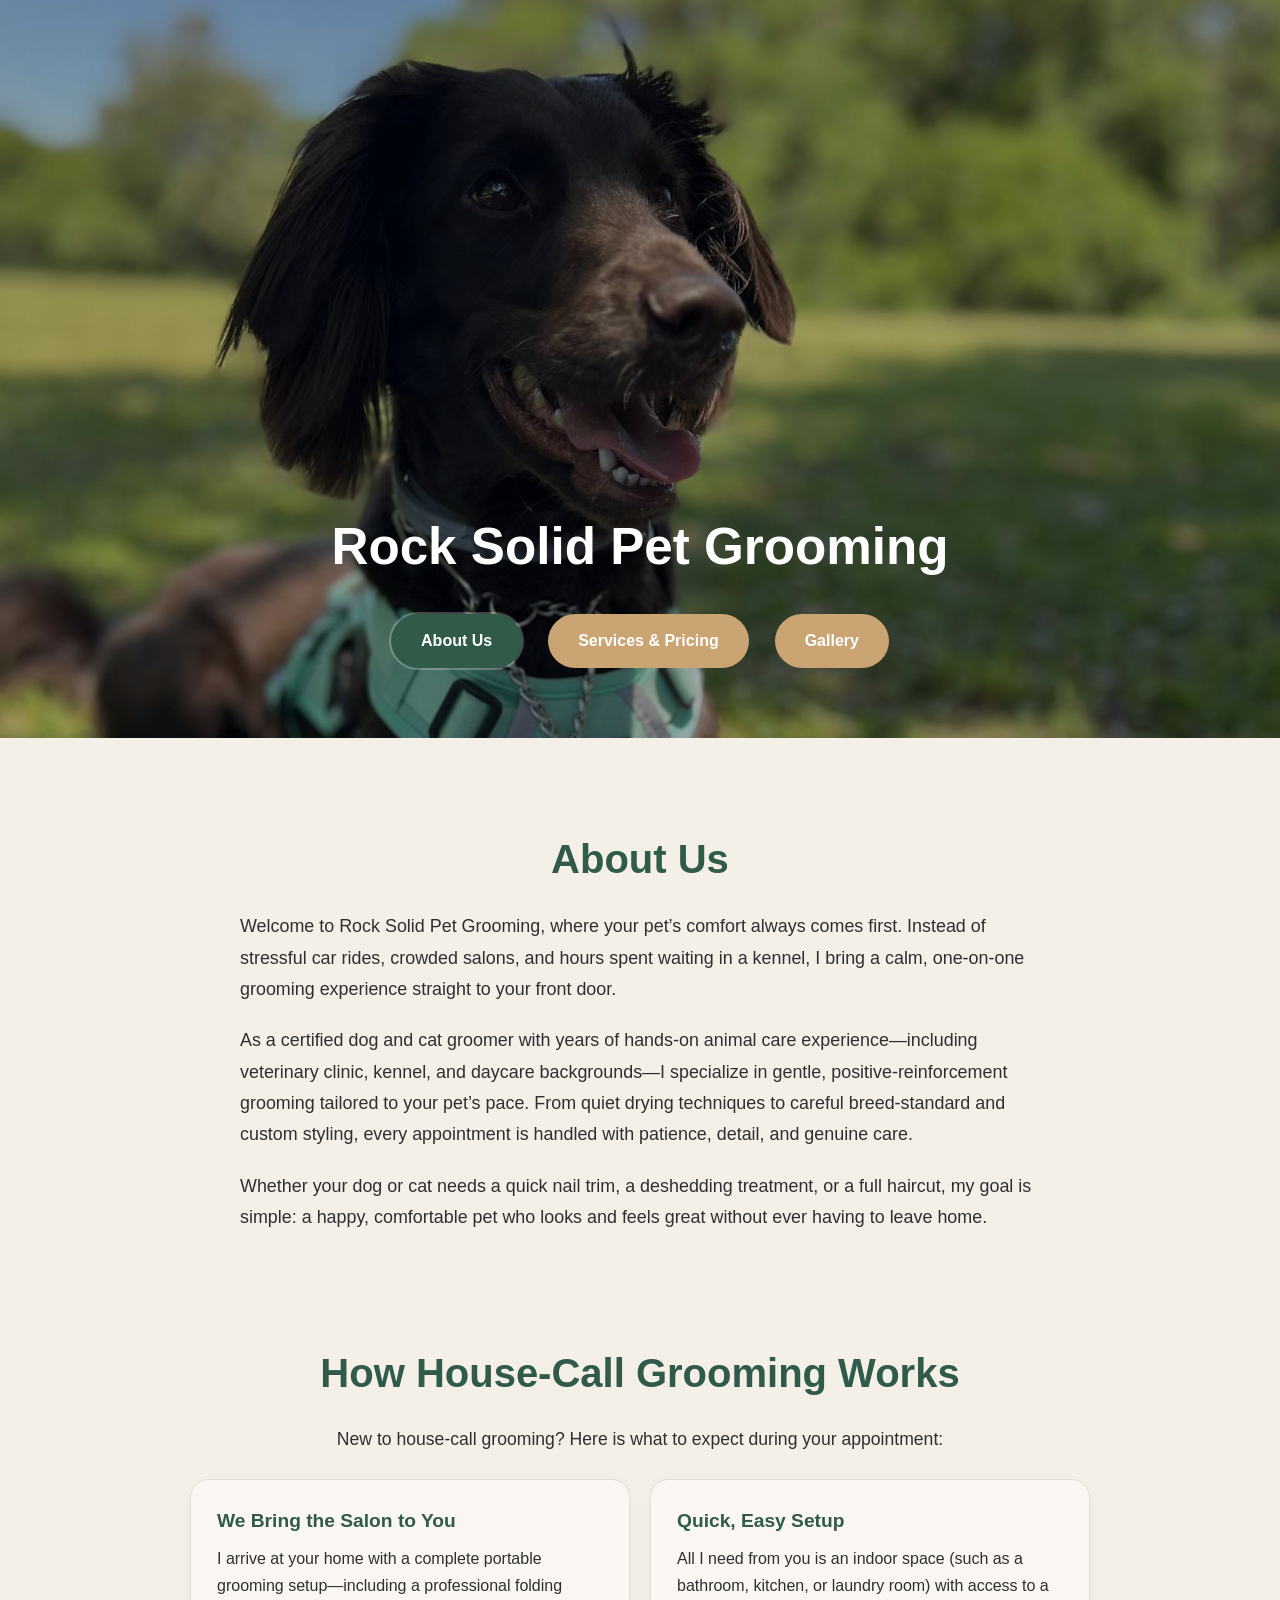
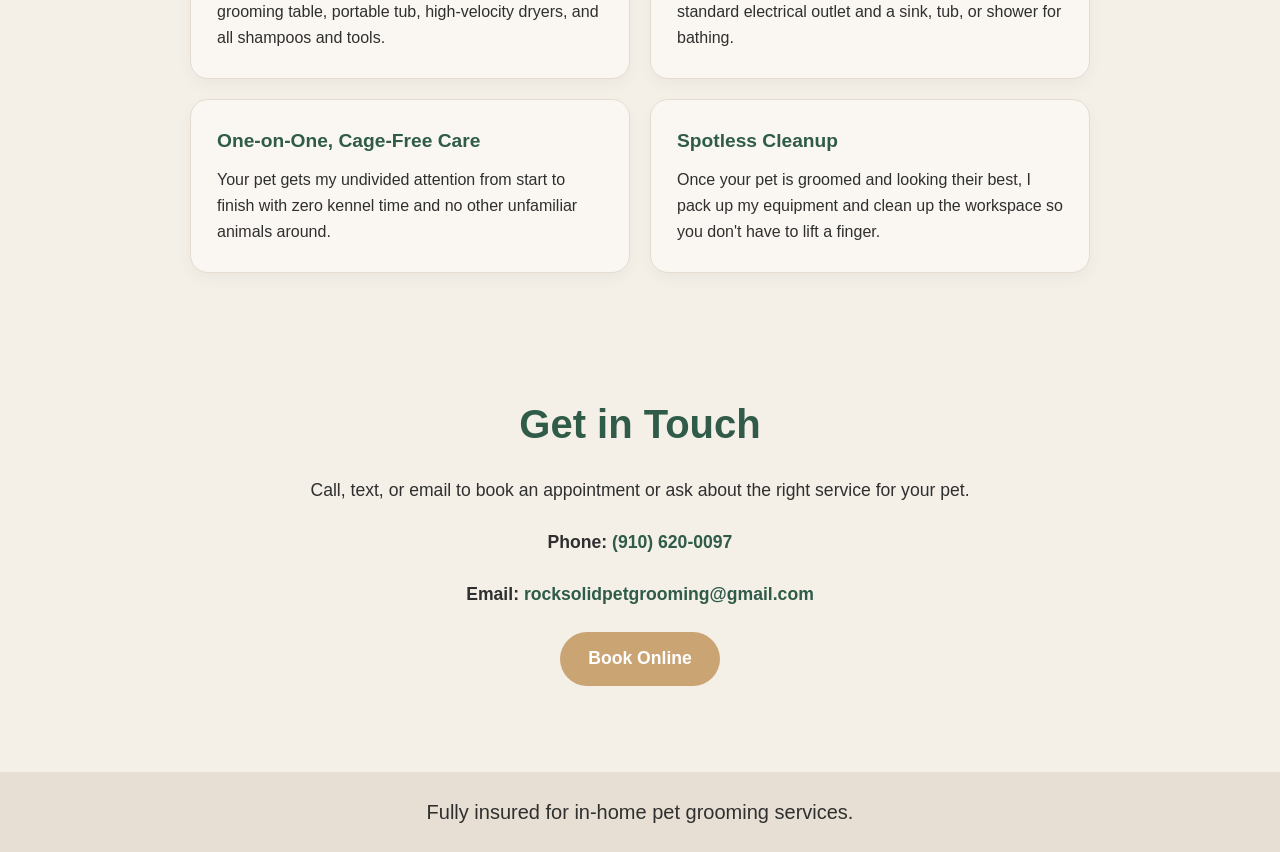
<file: index.html>
<!DOCTYPE html>
<html lang="en">
<head>
  <meta charset="utf-8">
  <meta name="viewport" content="width=device-width,initial-scale=1">
  <meta name="description" content="Rock Solid Pet Grooming provides insured, one-on-one house-call dog and cat grooming in the comfort of your home.">
  <meta name="robots" content="index, follow">
  <title>Rock Solid Pet Grooming | About Us</title>
  <link rel="stylesheet" href="styles.css?v=20261123-content">
</head>
<body>
  <header class="hero hero-about">
    <div class="hero-content">
      <h1>Rock Solid Pet Grooming</h1>
      <div class="nav-buttons hero-nav">
        <a href="#about" class="hero-btn is-active" aria-current="page">About Us</a>
        <a href="price_page.html" class="hero-btn">Services &amp; Pricing</a>
        <a href="gallery.html" class="hero-btn">Gallery</a>
      </div>
    </div>
  </header>

  <main>
    <section id="about" class="about-content" aria-labelledby="about-title">
      <h2 id="about-title">About Us</h2>
      <p>Welcome to Rock Solid Pet Grooming, where your pet’s comfort always comes first. Instead of stressful car rides, crowded salons, and hours spent waiting in a kennel, I bring a calm, one-on-one grooming experience straight to your front door.</p>
      <p>As a certified dog and cat groomer with years of hands-on animal care experience—including veterinary clinic, kennel, and daycare backgrounds—I specialize in gentle, positive-reinforcement grooming tailored to your pet’s pace. From quiet drying techniques to careful breed-standard and custom styling, every appointment is handled with patience, detail, and genuine care.</p>
      <p>Whether your dog or cat needs a quick nail trim, a deshedding treatment, or a full haircut, my goal is simple: a happy, comfortable pet who looks and feels great without ever having to leave home.</p>
    </section>

    <section id="how-house-call-works" class="house-call-section" aria-labelledby="house-call-title">
      <h2 id="house-call-title">How House-Call Grooming Works</h2>
      <p class="house-call-intro">New to house-call grooming? Here is what to expect during your appointment:</p>
      <div class="house-call-grid">
        <article class="house-call-card">
          <h3>We Bring the Salon to You</h3>
          <p>I arrive at your home with a complete portable grooming setup—including a professional folding grooming table, portable tub, high-velocity dryers, and all shampoos and tools.</p>
        </article>
        <article class="house-call-card">
          <h3>Quick, Easy Setup</h3>
          <p>All I need from you is an indoor space (such as a bathroom, kitchen, or laundry room) with access to a standard electrical outlet and a sink, tub, or shower for bathing.</p>
        </article>
        <article class="house-call-card">
          <h3>One-on-One, Cage-Free Care</h3>
          <p>Your pet gets my undivided attention from start to finish with zero kennel time and no other unfamiliar animals around.</p>
        </article>
        <article class="house-call-card">
          <h3>Spotless Cleanup</h3>
          <p>Once your pet is groomed and looking their best, I pack up my equipment and clean up the workspace so you don't have to lift a finger.</p>
        </article>
      </div>
    </section>
    <section class="about-contact" aria-labelledby="about-contact-title">
      <h2 id="about-contact-title">Get in Touch</h2>
      <p>Call, text, or email to book an appointment or ask about the right service for your pet.</p>
      <p><strong>Phone:</strong> <a href="tel:9106200097">(910) 620-0097</a></p>
      <p><strong>Email:</strong> <a href="mailto:rocksolidpetgrooming@gmail.com">rocksolidpetgrooming@gmail.com</a></p>
      <p><a class="hero-button" href="https://clients.tryteddy.com/rock_solid_pet_grooming_llc/">Book Online</a></p>
    </section>
  </main>

  <section class="footer-strip footer-simple">
    <p>Fully insured for in-home pet grooming services.</p>
  </section>
</body>
</html>
</file>
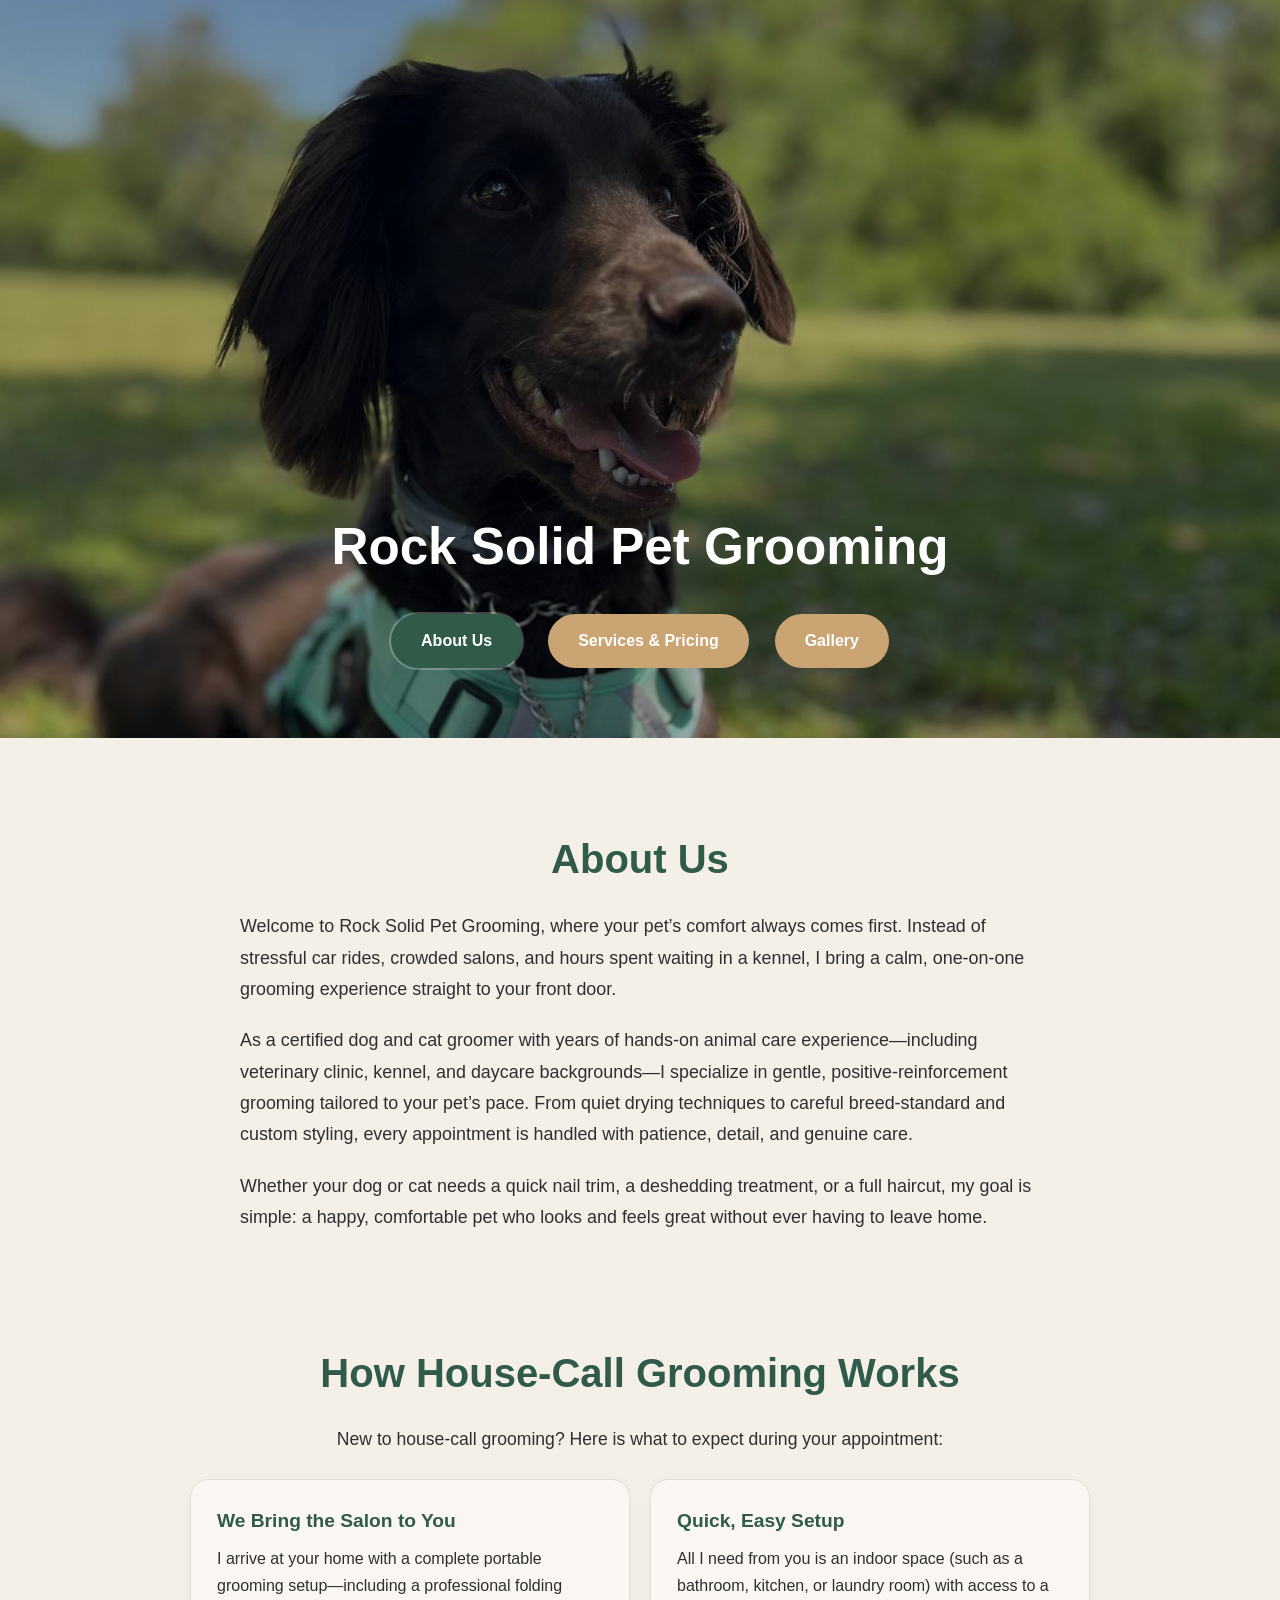
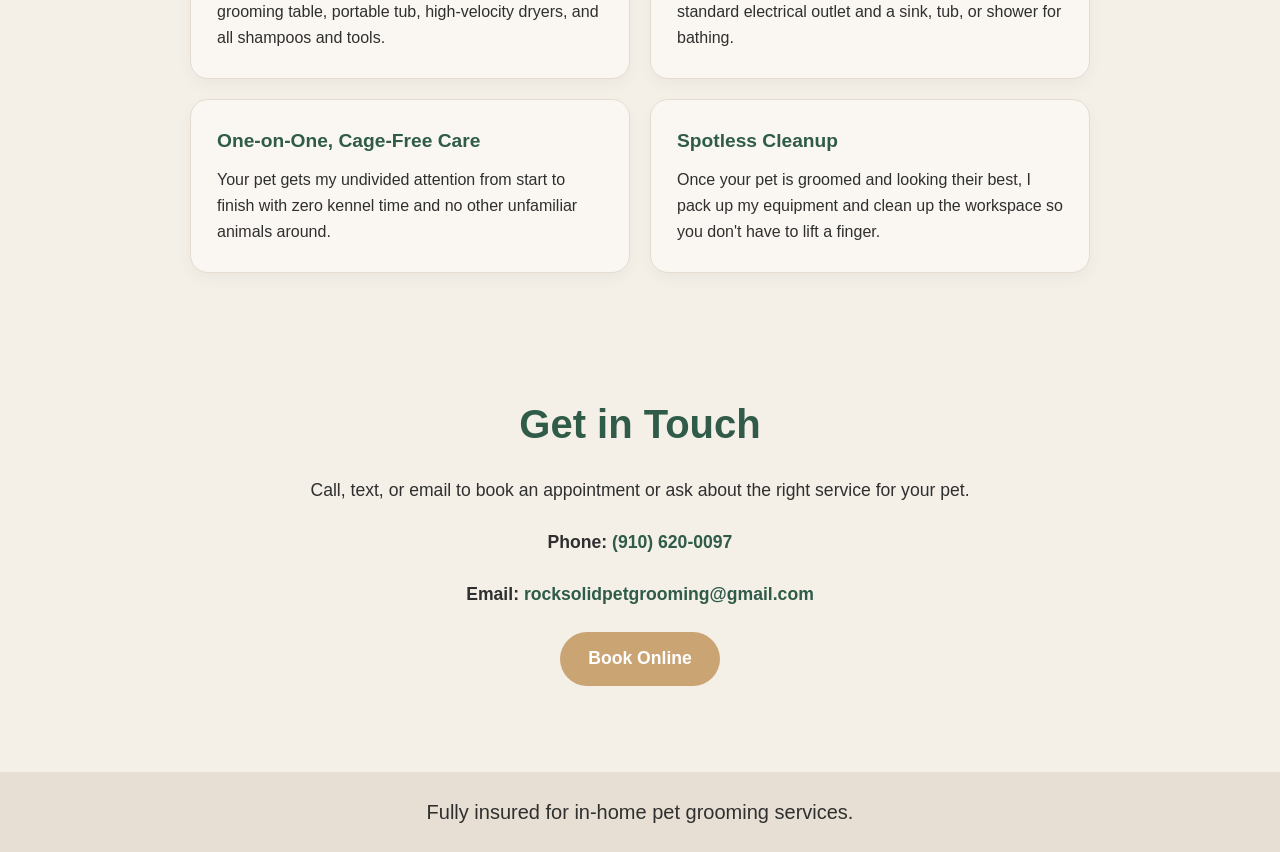
<file: about.html>
<!DOCTYPE html>
<html lang="en">
<head>
  <meta charset="UTF-8">
  <meta http-equiv="refresh" content="0; url=index.html">
  <meta name="viewport" content="width=device-width, initial-scale=1.0">
  <title>About Us | Rock Solid Pet Grooming</title>
  <link rel="canonical" href="index.html">
</head>
<body>
  <p><a href="index.html">Continue to About Us</a></p>
</body>
</html>
</file>
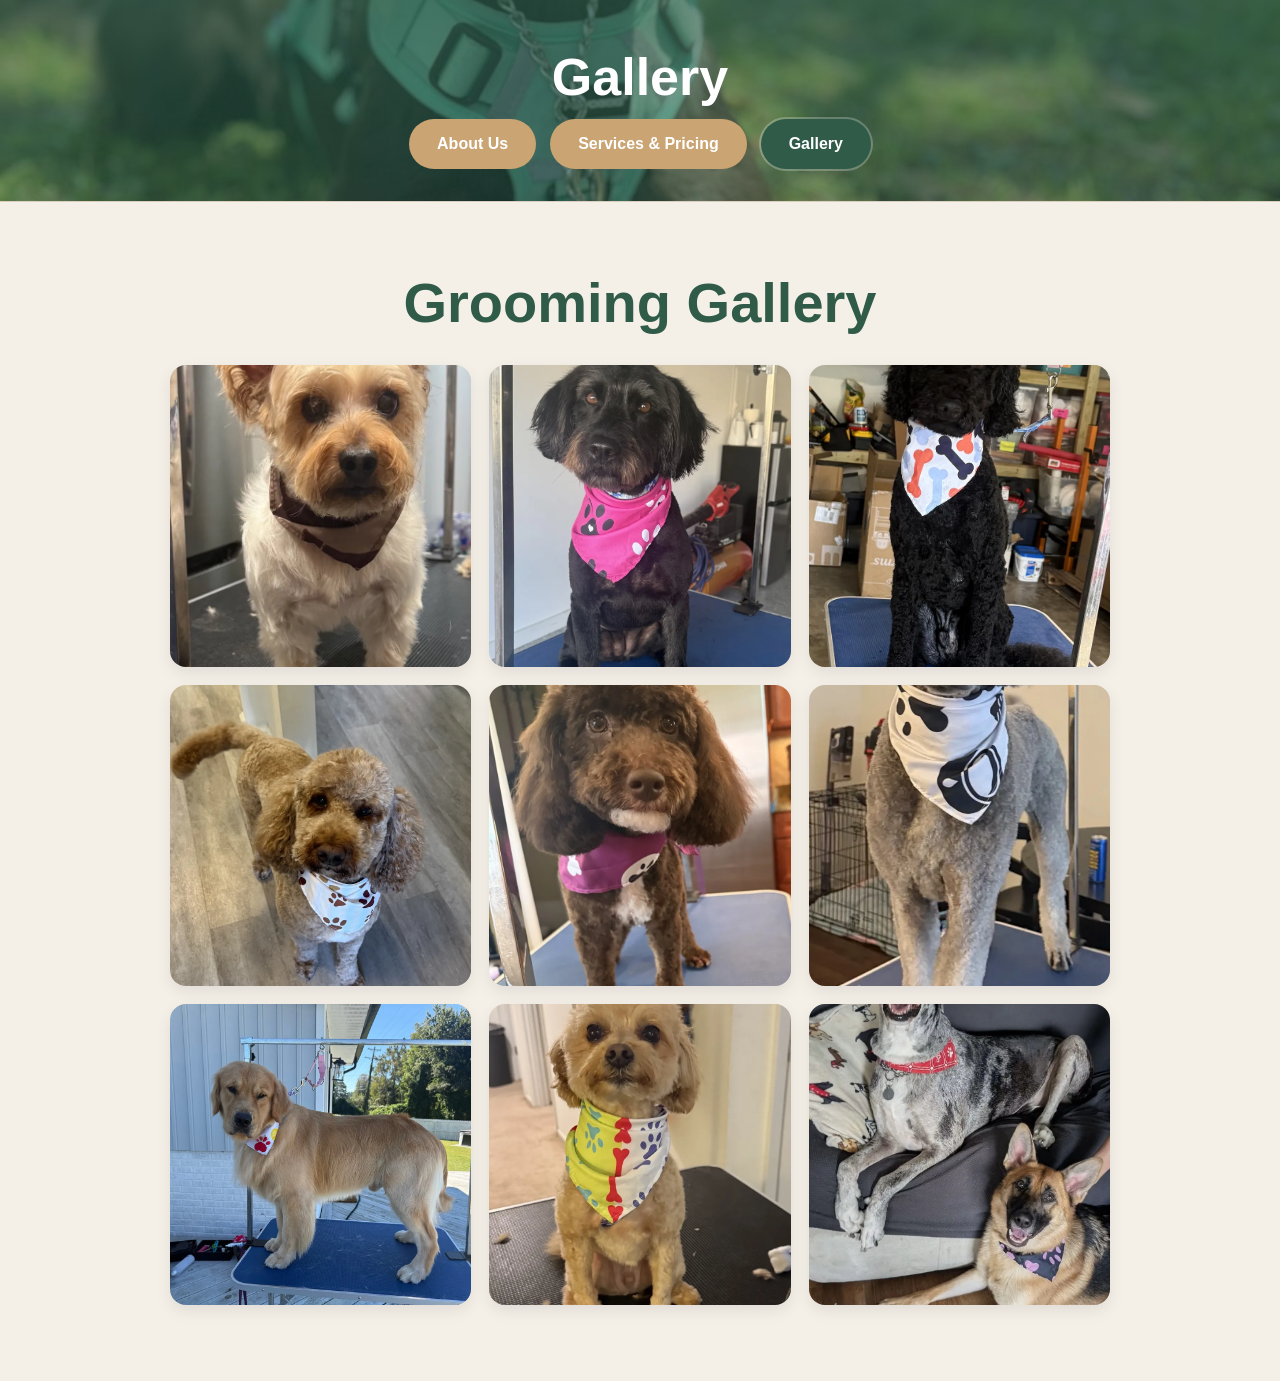
<file: gallery.html>
<!DOCTYPE html>
<html lang="en">
<head>
  <meta charset="UTF-8">
  <meta name="viewport" content="width=device-width, initial-scale=1.0">
  <meta name="description" content="Photos of pets groomed by Rock Solid Pet Grooming.">
  <title>Gallery | Rock Solid Pet Grooming</title>
  <link rel="stylesheet" href="styles.css?v=20261123-gallery">
</head>
<body>
  <header class="top-banner pricing-banner">
    <h1>Gallery</h1>
    <nav class="nav-buttons" aria-label="Main navigation">
      <a class="nav-button" href="index.html">About Us</a>
      <a class="nav-button" href="price_page.html">Services &amp; Pricing</a>
      <a class="nav-button secondary is-active" href="gallery.html" aria-current="page">Gallery</a>
    </nav>
  </header>

  <main class="section gallery-page">
    <section class="gallery-shell" aria-labelledby="gallery-title">
      <h2 class="section-title" id="gallery-title">Grooming Gallery</h2>
      <div class="gallery-grid">
        <button class="gallery-tile" type="button" aria-label="View grooming photo 1">
          <span class="gallery-placeholder" aria-hidden="true"><span class="gallery-paw">✦</span><span>Photo 01</span></span>
          <img src="groom-01.webp" alt="Small tan-and-white dog with a fresh trim and brown bandana" loading="lazy" decoding="async" width="900" height="900">
        </button>
        <button class="gallery-tile" type="button" aria-label="View grooming photo 2">
          <span class="gallery-placeholder" aria-hidden="true"><span class="gallery-paw">✦</span><span>Photo 02</span></span>
          <img src="groom-02.webp" alt="Black dog with a fresh trim and bright pink bandana" loading="lazy" decoding="async" width="900" height="900">
        </button>
        <button class="gallery-tile" type="button" aria-label="View grooming photo 3">
          <span class="gallery-placeholder" aria-hidden="true"><span class="gallery-paw">✦</span><span>Photo 03</span></span>
          <img src="groom-03.webp" alt="Black curly-coated dog with a patterned bandana" loading="lazy" decoding="async" width="900" height="900">
        </button>
        <button class="gallery-tile" type="button" aria-label="View grooming photo 4">
          <span class="gallery-placeholder" aria-hidden="true"><span class="gallery-paw">✦</span><span>Photo 04</span></span>
          <img src="groom-04.webp" alt="Apricot curly-coated dog wearing a white bandana" loading="lazy" decoding="async" width="900" height="900">
        </button>
        <button class="gallery-tile" type="button" aria-label="View grooming photo 5">
          <span class="gallery-placeholder" aria-hidden="true"><span class="gallery-paw">✦</span><span>Photo 05</span></span>
          <img src="groom-05.webp" alt="Chocolate-brown dog after grooming with a pink bandana" loading="lazy" decoding="async" width="900" height="900">
        </button>
        <button class="gallery-tile" type="button" aria-label="View grooming photo 6">
          <span class="gallery-placeholder" aria-hidden="true"><span class="gallery-paw">✦</span><span>Photo 06</span></span>
          <img src="groom-06.webp" alt="Gray poodle with a fresh haircut and paw-print bandana" loading="lazy" decoding="async" width="900" height="900">
        </button>
        <button class="gallery-tile" type="button" aria-label="View grooming photo 7">
          <span class="gallery-placeholder" aria-hidden="true"><span class="gallery-paw">✦</span><span>Photo 07</span></span>
          <img src="groom-07.webp" alt="Golden retriever with a tidy coat outdoors" loading="lazy" decoding="async" width="900" height="900">
        </button>
        <button class="gallery-tile" type="button" aria-label="View grooming photo 8">
          <span class="gallery-placeholder" aria-hidden="true"><span class="gallery-paw">✦</span><span>Photo 08</span></span>
          <img src="groom-08.webp" alt="Small tan dog wearing a colorful bandana" loading="lazy" decoding="async" width="900" height="900">
        </button>
        <button class="gallery-tile" type="button" aria-label="View grooming photo 9">
          <span class="gallery-placeholder" aria-hidden="true"><span class="gallery-paw">✦</span><span>Photo 09</span></span>
          <img src="groom-09.webp" alt="Two happy dogs together, one wearing a bandana" loading="lazy" decoding="async" width="900" height="900">
        </button>
      </div>
    </section>
  </main>
  <dialog class="gallery-lightbox" aria-label="Enlarged gallery photo">
    <button type="button" class="gallery-close" aria-label="Close photo">×</button>
    <div class="gallery-lightbox-content"></div>
  </dialog>
  <script src="gallery.js" defer></script>
</body>
</html>
</file>
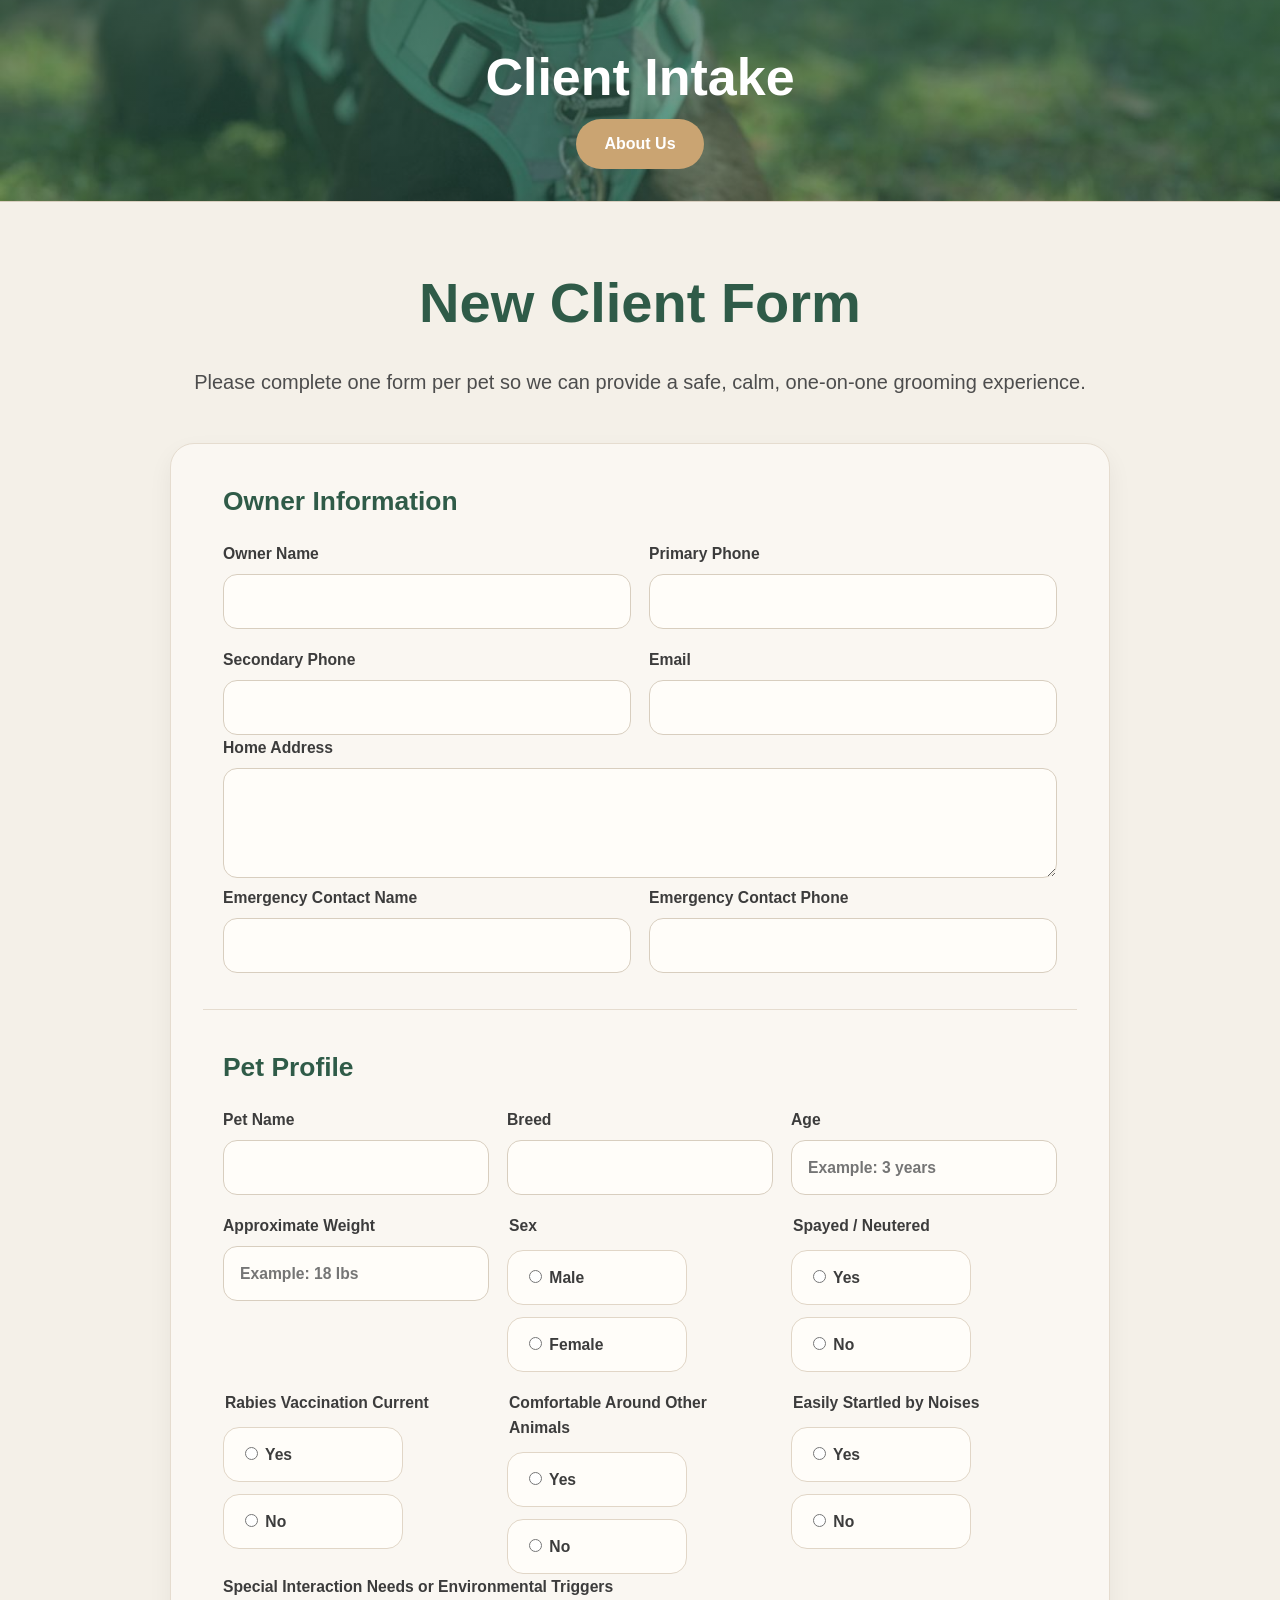
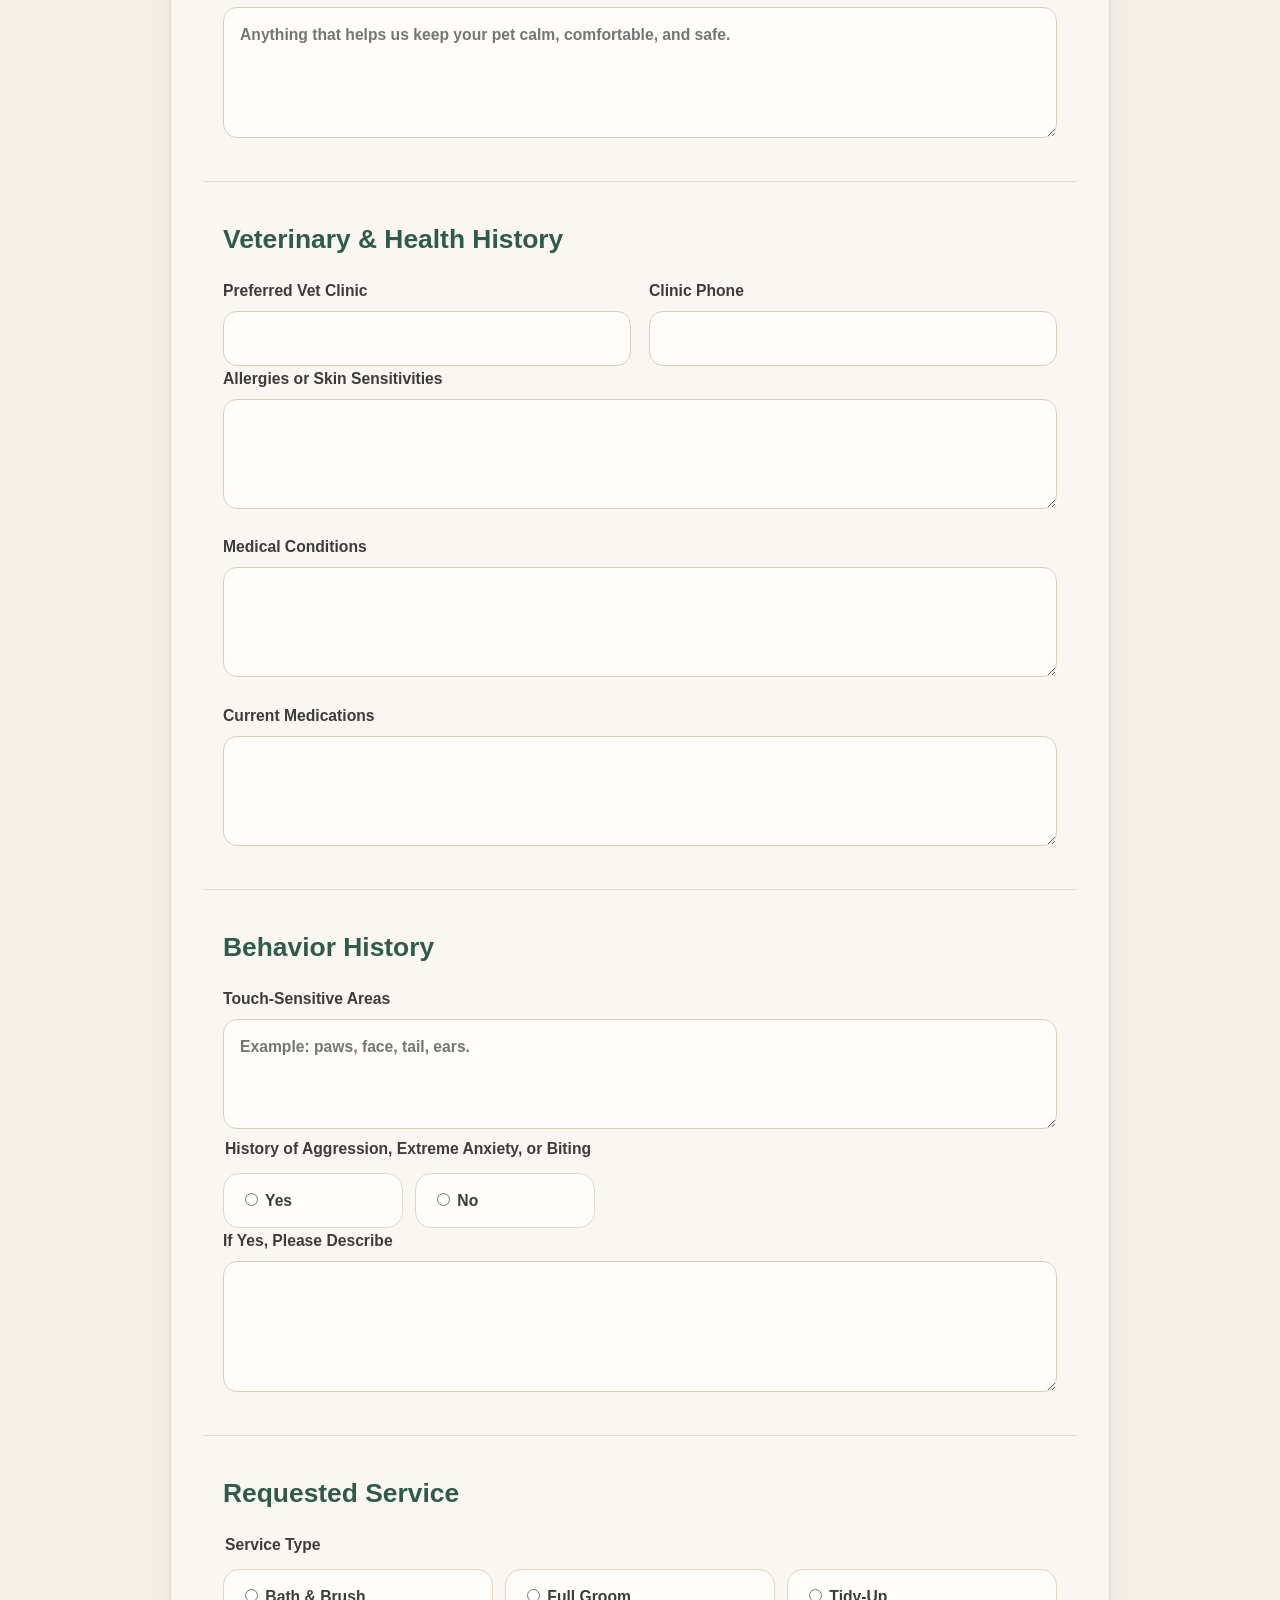
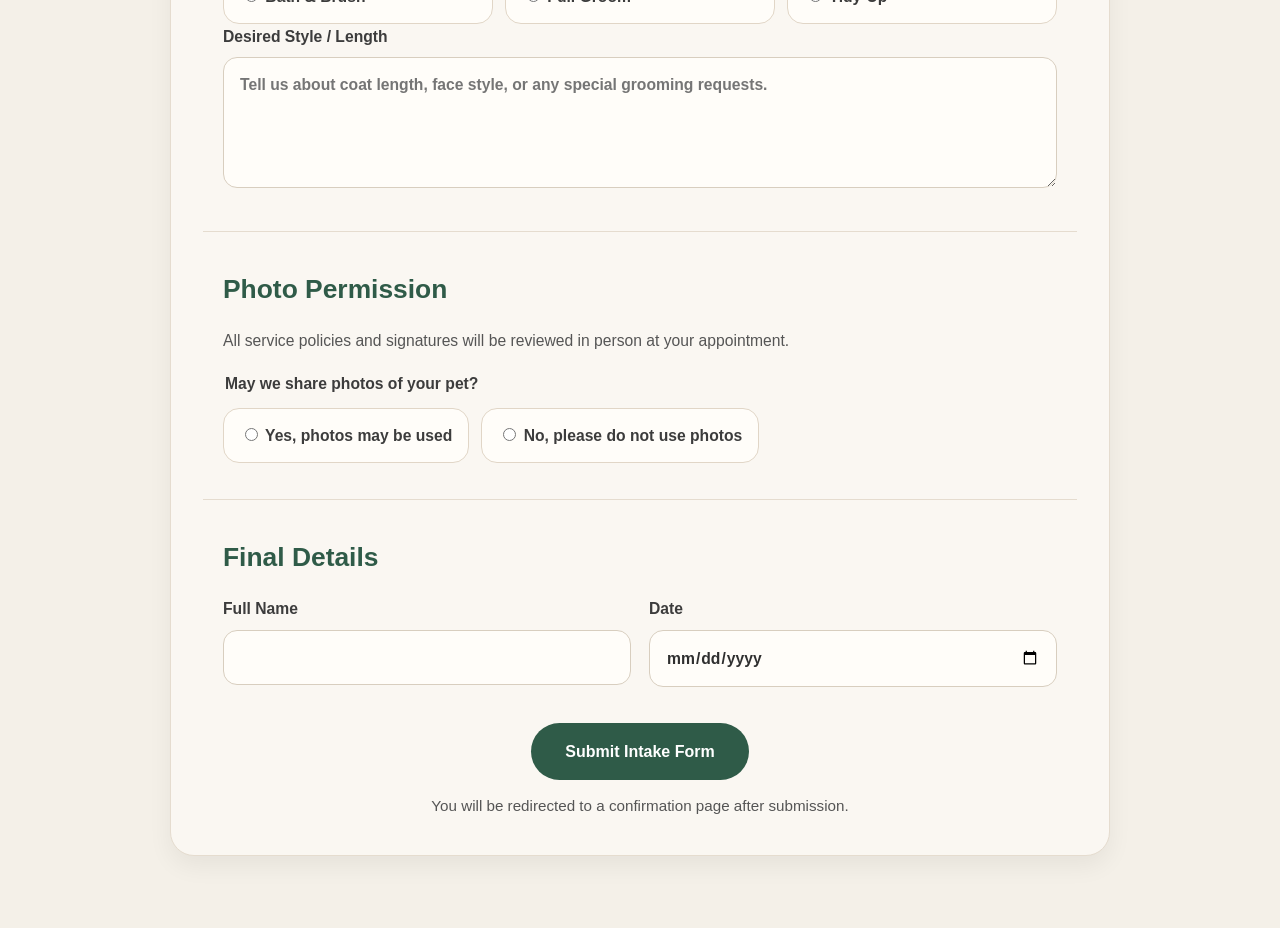
<file: intake.html>
<!DOCTYPE html>
<html lang="en">
<head>
  <meta charset="UTF-8">
  <meta name="viewport" content="width=device-width, initial-scale=1.0">
  <meta name="description" content="Complete the Rock Solid Pet Grooming client intake and grooming consent form.">
  <title>Client Intake | Rock Solid Pet Grooming</title>
  <link rel="stylesheet" href="styles.css?v=20260322">
</head>
<body>
  <header class="top-banner pricing-banner">
    <h1>Client Intake</h1>
    <div class="nav-buttons">
      <a class="nav-button" href="index.html">About Us</a>
      <!-- <a class="nav-button" href="price_page.html">Services &amp; Pricing</a>
      <a class="nav-button" href="gallery.html">Gallery</a> -->
    </div>
  </header>

  <main class="section intake-page">
    <section class="intake-shell">
      <div class="section-heading-block intake-heading">
        <h2 class="section-title">New Client Form</h2>
        <p class="section-text">
          Please complete one form per pet so we can provide a safe, calm, one-on-one grooming experience.
        </p>
      </div>

      <form class="intake-form" action="https://api.staticforms.dev/submit" method="post">
        <input type="hidden" name="apiKey" value="sf_eb97f1ec8ab821a5ba3ac851">
        <input type="hidden" name="subject" value="New Rock Solid Pet Grooming Intake Form Submission">
        <input type="hidden" name="redirectTo" value="https://www.rocksolidpetgrooming.com/thank-you.html">
        <input type="text" name="honeypot" class="sr-only" tabindex="-1" autocomplete="off">

        <section class="form-section">
          <h3>Owner Information</h3>
          <div class="form-grid two-column">
            <label>
              Owner Name
              <input type="text" name="owner_name" autocomplete="name" required>
            </label>
            <label>
              Primary Phone
              <input type="tel" name="primary_phone" autocomplete="tel" required>
            </label>
            <label>
              Secondary Phone
              <input type="tel" name="secondary_phone" autocomplete="tel-national">
            </label>
            <label>
              Email
              <input type="email" name="email" autocomplete="email" required>
            </label>
          </div>
          <label>
            Home Address
            <textarea name="home_address" rows="3" autocomplete="street-address" required></textarea>
          </label>
          <div class="form-grid two-column">
            <label>
              Emergency Contact Name
              <input type="text" name="emergency_contact_name" required>
            </label>
            <label>
              Emergency Contact Phone
              <input type="tel" name="emergency_contact_phone" required>
            </label>
          </div>
        </section>

        <section class="form-section">
          <h3>Pet Profile</h3>
          <div class="form-grid three-column">
            <label>
              Pet Name
              <input type="text" name="pet_name" required>
            </label>
            <label>
              Breed
              <input type="text" name="breed" required>
            </label>
            <label>
              Age
              <input type="text" name="age" placeholder="Example: 3 years" required>
            </label>
            <label>
              Approximate Weight
              <input type="text" name="weight" placeholder="Example: 18 lbs" required>
            </label>
            <fieldset>
              <legend>Sex</legend>
              <div class="choice-row">
                <label class="choice-pill"><input type="radio" name="sex" value="Male" required> Male</label>
                <label class="choice-pill"><input type="radio" name="sex" value="Female" required> Female</label>
              </div>
            </fieldset>
            <fieldset>
              <legend>Spayed / Neutered</legend>
              <div class="choice-row">
                <label class="choice-pill"><input type="radio" name="spayed_neutered" value="Yes" required> Yes</label>
                <label class="choice-pill"><input type="radio" name="spayed_neutered" value="No" required> No</label>
              </div>
            </fieldset>
            <fieldset>
              <legend>Rabies Vaccination Current</legend>
              <div class="choice-row">
                <label class="choice-pill"><input type="radio" name="rabies_current" value="Yes" required> Yes</label>
                <label class="choice-pill"><input type="radio" name="rabies_current" value="No" required> No</label>
              </div>
            </fieldset>
            <fieldset>
              <legend>Comfortable Around Other Animals</legend>
              <div class="choice-row">
                <label class="choice-pill"><input type="radio" name="other_animals_ok" value="Yes" required> Yes</label>
                <label class="choice-pill"><input type="radio" name="other_animals_ok" value="No" required> No</label>
              </div>
            </fieldset>
            <fieldset>
              <legend>Easily Startled by Noises</legend>
              <div class="choice-row">
                <label class="choice-pill"><input type="radio" name="startled_by_noises" value="Yes" required> Yes</label>
                <label class="choice-pill"><input type="radio" name="startled_by_noises" value="No" required> No</label>
              </div>
            </fieldset>
          </div>
          <label>
            Special Interaction Needs or Environmental Triggers
            <textarea name="special_interaction_needs" rows="4" placeholder="Anything that helps us keep your pet calm, comfortable, and safe."></textarea>
          </label>
        </section>

        <section class="form-section">
          <h3>Veterinary &amp; Health History</h3>
          <div class="form-grid two-column">
            <label>
              Preferred Vet Clinic
              <input type="text" name="vet_clinic" required>
            </label>
            <label>
              Clinic Phone
              <input type="tel" name="vet_phone" required>
            </label>
          </div>
          <div class="form-grid stacked">
            <label>
              Allergies or Skin Sensitivities
              <textarea name="allergies" rows="3"></textarea>
            </label>
            <label>
              Medical Conditions
              <textarea name="medical_conditions" rows="3"></textarea>
            </label>
            <label>
              Current Medications
              <textarea name="current_medications" rows="3"></textarea>
            </label>
          </div>
        </section>

        <section class="form-section">
          <h3>Behavior History</h3>
          <div class="form-grid stacked">
            <label>
              Touch-Sensitive Areas
              <textarea name="touch_sensitive_areas" rows="3" placeholder="Example: paws, face, tail, ears."></textarea>
            </label>
          </div>
          <fieldset>
            <legend>History of Aggression, Extreme Anxiety, or Biting</legend>
            <div class="choice-row">
              <label class="choice-pill"><input type="radio" name="aggression_history" value="Yes" required> Yes</label>
              <label class="choice-pill"><input type="radio" name="aggression_history" value="No" required> No</label>
            </div>
          </fieldset>
          <label>
            If Yes, Please Describe
            <textarea name="aggression_details" rows="4"></textarea>
          </label>
        </section>

        <section class="form-section">
          <h3>Requested Service</h3>
          <fieldset>
            <legend>Service Type</legend>
            <div class="choice-grid">
              <label class="choice-card"><input type="radio" name="service_type" value="Bath and Brush" required> Bath &amp; Brush</label>
              <label class="choice-card"><input type="radio" name="service_type" value="Full Groom" required> Full Groom</label>
              <label class="choice-card"><input type="radio" name="service_type" value="Tidy-Up" required> Tidy-Up</label>
            </div>
          </fieldset>
          <label>
            Desired Style / Length
            <textarea name="desired_style_length" rows="4" placeholder="Tell us about coat length, face style, or any special grooming requests."></textarea>
          </label>
        </section>

        <section class="form-section">
          <h3>Photo Permission</h3>
          <p class="form-intro">
            All service policies and signatures will be reviewed in person at your appointment.
          </p>
          <fieldset>
            <legend>May we share photos of your pet?</legend>
            <div class="choice-row">
              <label class="choice-pill"><input type="radio" name="media_release" value="Yes" required> Yes, photos may be used</label>
              <label class="choice-pill"><input type="radio" name="media_release" value="No" required> No, please do not use photos</label>
            </div>
          </fieldset>
        </section>

        <section class="form-section">
          <h3>Final Details</h3>
          <div class="form-grid two-column">
            <label>
              Full Name
              <input type="text" name="client_name" required>
            </label>
            <label>
              Date
              <input type="date" name="submission_date" required>
            </label>
          </div>
        </section>

        <div class="submit-row">
          <button class="submit-button" type="submit">Submit Intake Form</button>
          <p class="submit-note">You will be redirected to a confirmation page after submission.</p>
        </div>
      </form>
    </section>
  </main>
</body>
</html>
</file>
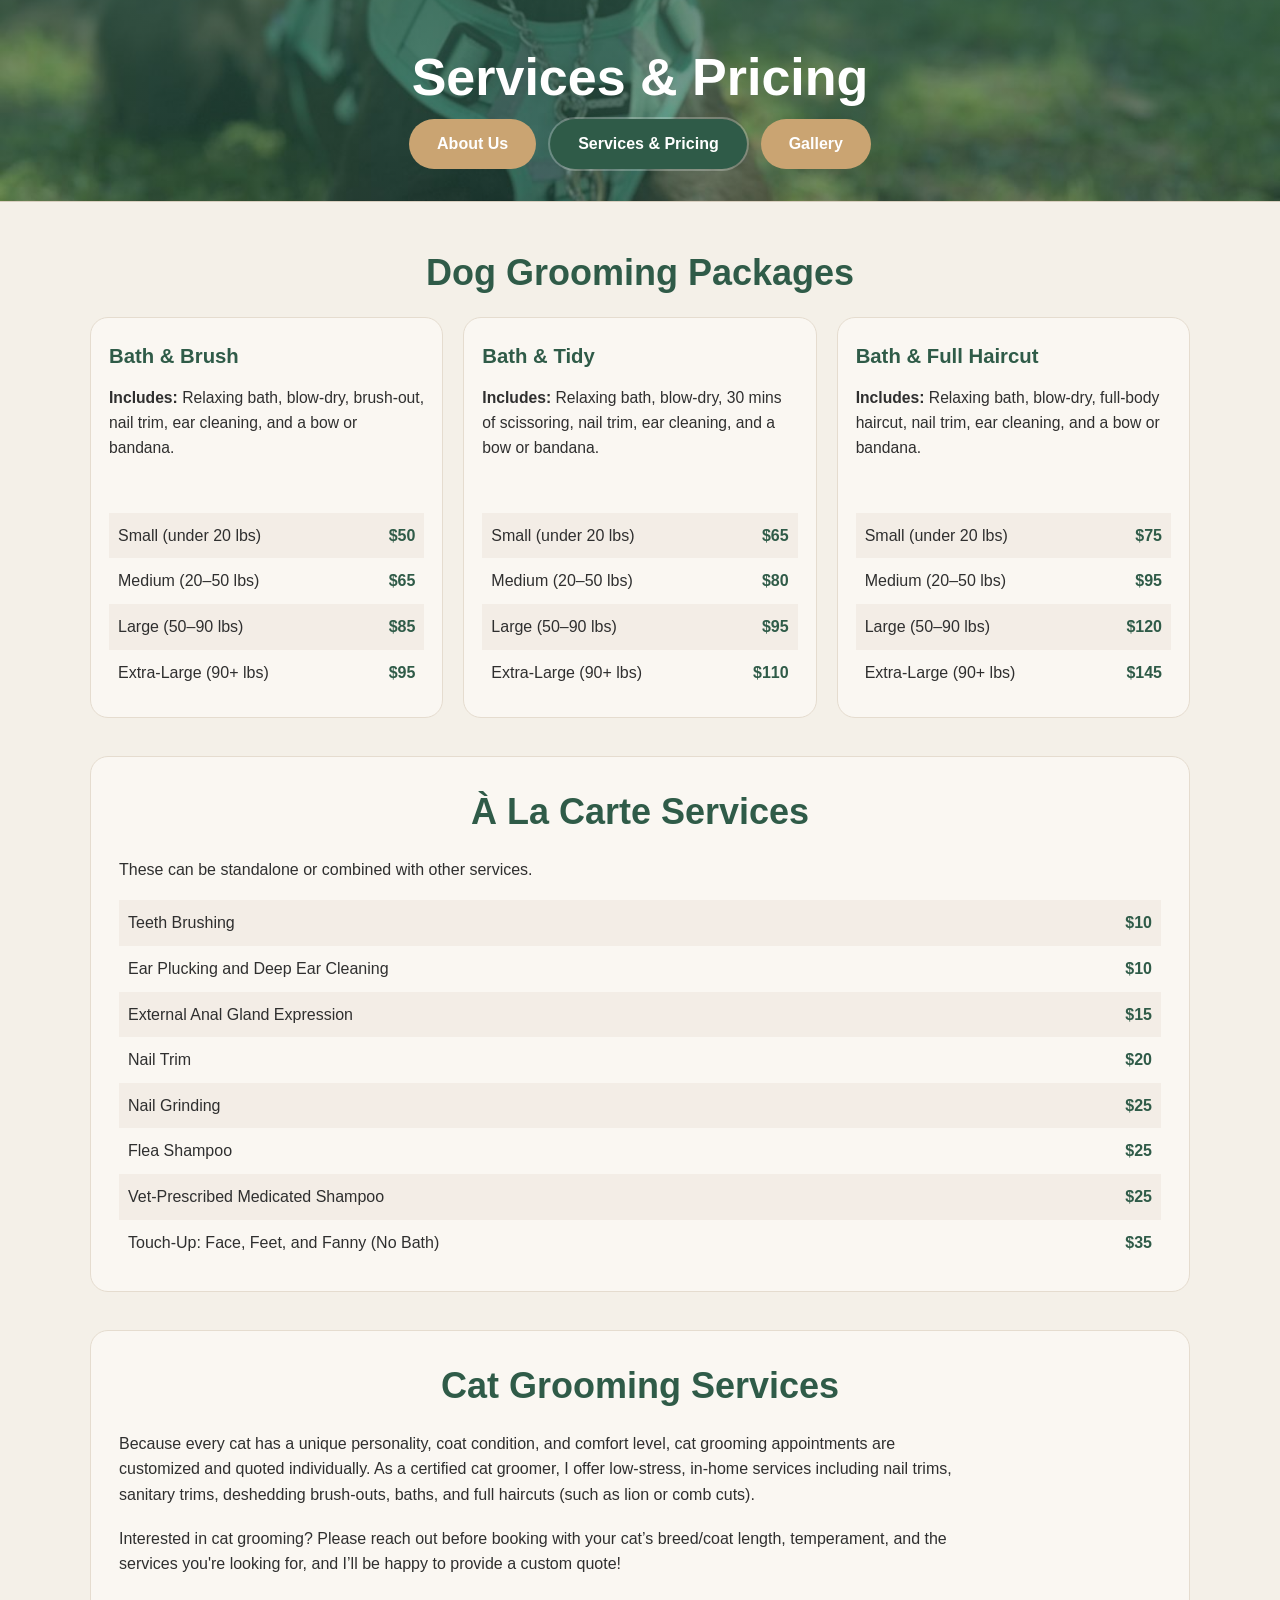
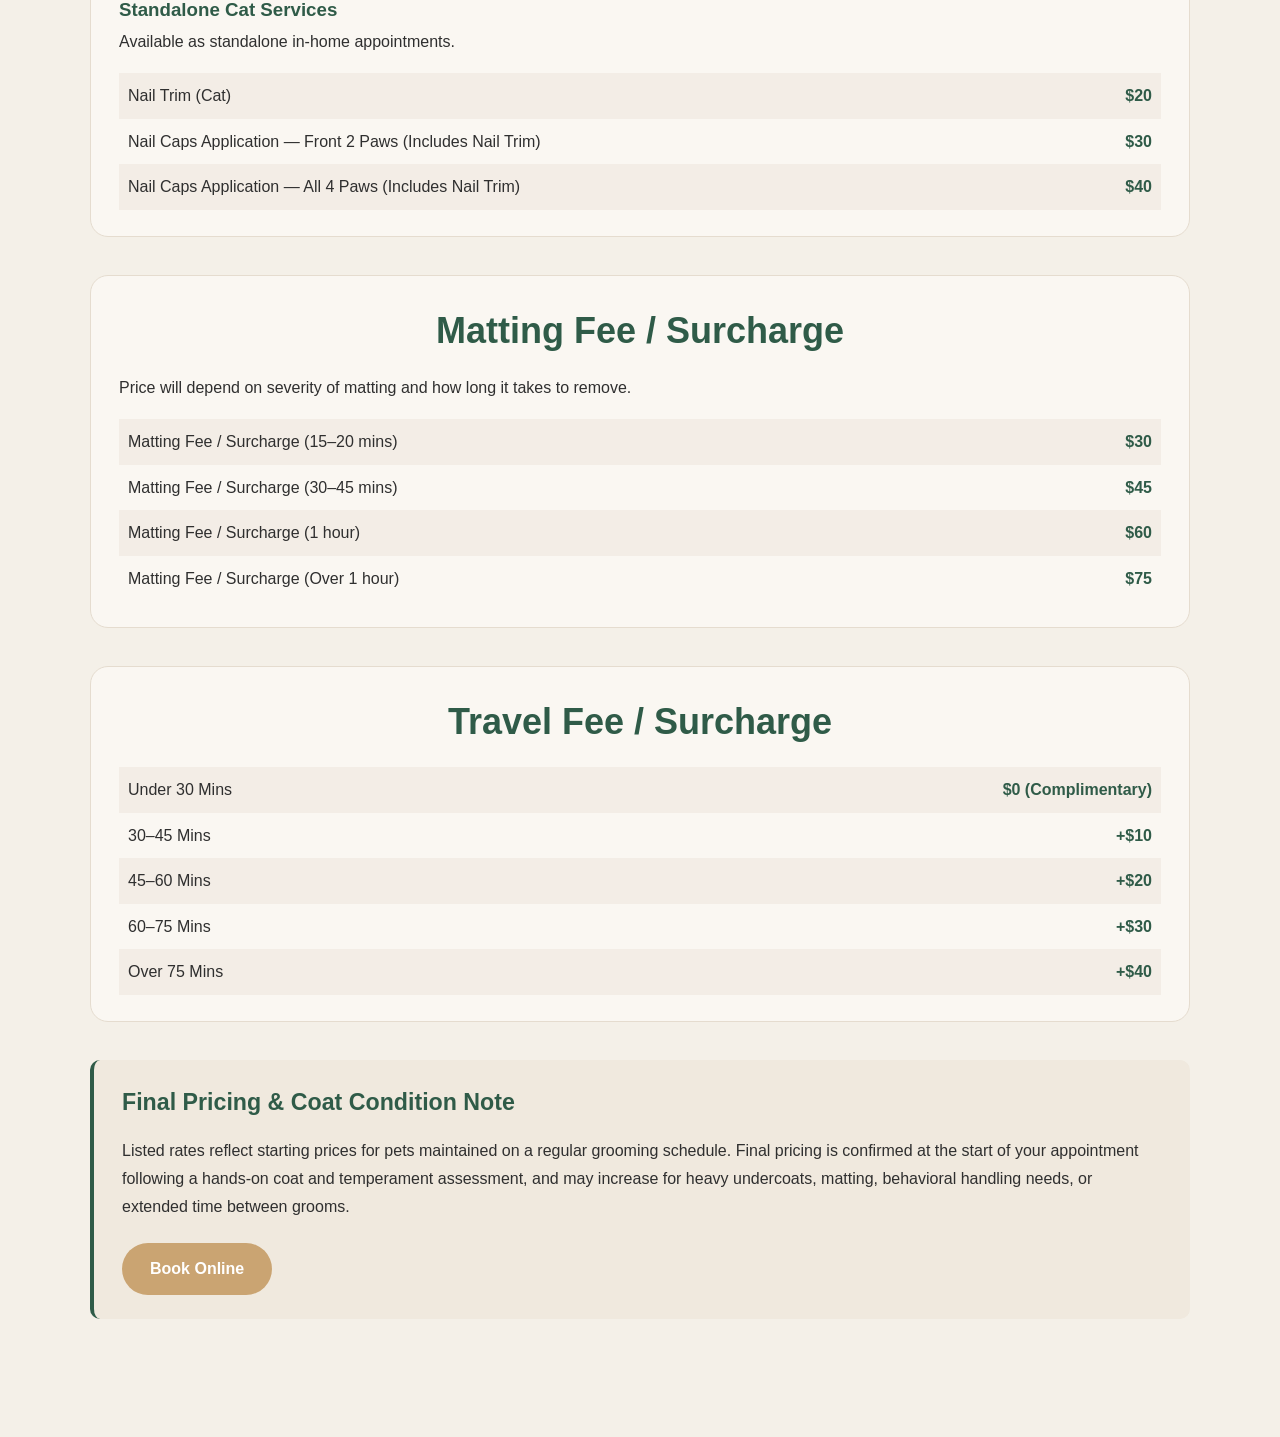
<file: price_page.html>
<!DOCTYPE html>
<html lang="en">
<head>
  <meta charset="UTF-8">
  <meta name="viewport" content="width=device-width, initial-scale=1.0">
  <meta name="description" content="Dog grooming packages, cat grooming services, and grooming prices at Rock Solid Pet Grooming.">
  <title>Services &amp; Pricing | Rock Solid Pet Grooming</title>
  <link rel="stylesheet" href="styles.css?v=20261123-content">
</head>
<body>
  <header class="top-banner pricing-banner">
    <h1>Services &amp; Pricing</h1>
    <div class="nav-buttons">
      <a class="nav-button" href="index.html">About Us</a>
      <a class="nav-button secondary is-active" href="price_page.html" aria-current="page">Services &amp; Pricing</a>
      <a class="nav-button" href="gallery.html">Gallery</a>
    </div>
  </header>

  <main class="section pricing-page">
    <section class="pricing-section" aria-labelledby="dog-pricing-title">
      <h2 id="dog-pricing-title">Dog Grooming Packages</h2>
      <div class="package-grid">
        <article class="package-card">
          <h3>Bath &amp; Brush</h3>
          <p class="package-description"><strong>Includes:</strong> Relaxing bath, blow-dry, brush-out, nail trim, ear cleaning, and a bow or bandana.</p>
          <table class="price-table" aria-label="Bath &amp; Brush by dog size"><tbody>
          <tr><th scope="row">Small (under 20 lbs)</th><td>$50</td></tr>
          <tr><th scope="row">Medium (20–50 lbs)</th><td>$65</td></tr>
          <tr><th scope="row">Large (50–90 lbs)</th><td>$85</td></tr>
          <tr><th scope="row">Extra-Large (90+ lbs)</th><td>$95</td></tr>
        </tbody></table>
        </article>
        <article class="package-card">
          <h3>Bath &amp; Tidy</h3>
          <p class="package-description"><strong>Includes:</strong> Relaxing bath, blow-dry, 30 mins of scissoring, nail trim, ear cleaning, and a bow or bandana.</p>
          <table class="price-table" aria-label="Bath &amp; Tidy by dog size"><tbody>
          <tr><th scope="row">Small (under 20 lbs)</th><td>$65</td></tr>
          <tr><th scope="row">Medium (20–50 lbs)</th><td>$80</td></tr>
          <tr><th scope="row">Large (50–90 lbs)</th><td>$95</td></tr>
          <tr><th scope="row">Extra-Large (90+ lbs)</th><td>$110</td></tr>
        </tbody></table>
        </article>
        <article class="package-card">
          <h3>Bath &amp; Full Haircut</h3>
          <p class="package-description"><strong>Includes:</strong> Relaxing bath, blow-dry, full-body haircut, nail trim, ear cleaning, and a bow or bandana.</p>
          <table class="price-table" aria-label="Bath &amp; Full Haircut by dog size"><tbody>
          <tr><th scope="row">Small (under 20 lbs)</th><td>$75</td></tr>
          <tr><th scope="row">Medium (20–50 lbs)</th><td>$95</td></tr>
          <tr><th scope="row">Large (50–90 lbs)</th><td>$120</td></tr>
          <tr><th scope="row">Extra-Large (90+ lbs)</th><td>$145</td></tr>
        </tbody></table>
        </article>
      </div>
    </section>

    <section class="pricing-section pricing-list-section" aria-labelledby="ala-carte-title">
      <h2 id="ala-carte-title">À La Carte Services</h2>
      <p>These can be standalone or combined with other services.</p>
      <table class="price-table" aria-label="À La Carte services and prices"><tbody>
          <tr><th scope="row">Teeth Brushing</th><td>$10</td></tr>
          <tr><th scope="row">Ear Plucking and Deep Ear Cleaning</th><td>$10</td></tr>
          <tr><th scope="row">External Anal Gland Expression</th><td>$15</td></tr>
          <tr><th scope="row">Nail Trim</th><td>$20</td></tr>
          <tr><th scope="row">Nail Grinding</th><td>$25</td></tr>
          <tr><th scope="row">Flea Shampoo</th><td>$25</td></tr>
          <tr><th scope="row">Vet-Prescribed Medicated Shampoo</th><td>$25</td></tr>
          <tr><th scope="row">Touch-Up: Face, Feet, and Fanny (No Bath)</th><td>$35</td></tr>
        </tbody></table>
    </section>

    <section class="pricing-section pricing-list-section" aria-labelledby="cat-pricing-title">
      <h2 id="cat-pricing-title">Cat Grooming Services</h2>
      <p>Because every cat has a unique personality, coat condition, and comfort level, cat grooming appointments are customized and quoted individually. As a certified cat groomer, I offer low-stress, in-home services including nail trims, sanitary trims, deshedding brush-outs, baths, and full haircuts (such as lion or comb cuts).</p>
      <p>Interested in cat grooming? Please reach out before booking with your cat’s breed/coat length, temperament, and the services you're looking for, and I’ll be happy to provide a custom quote!</p>
      <h3>Standalone Cat Services</h3>
      <p>Available as standalone in-home appointments.</p>
      <table class="price-table" aria-label="Standalone cat services and prices"><tbody>
          <tr><th scope="row">Nail Trim (Cat)</th><td>$20</td></tr>
          <tr><th scope="row">Nail Caps Application — Front 2 Paws (Includes Nail Trim)</th><td>$30</td></tr>
          <tr><th scope="row">Nail Caps Application — All 4 Paws (Includes Nail Trim)</th><td>$40</td></tr>
        </tbody></table>
    </section>

    <section class="pricing-section pricing-list-section" aria-labelledby="matting-title">
      <h2 id="matting-title">Matting Fee / Surcharge</h2>
      <p>Price will depend on severity of matting and how long it takes to remove.</p>
      <table class="price-table" aria-label="Matting fees by duration"><tbody>
          <tr><th scope="row">Matting Fee / Surcharge (15–20 mins)</th><td>$30</td></tr>
          <tr><th scope="row">Matting Fee / Surcharge (30–45 mins)</th><td>$45</td></tr>
          <tr><th scope="row">Matting Fee / Surcharge (1 hour)</th><td>$60</td></tr>
          <tr><th scope="row">Matting Fee / Surcharge (Over 1 hour)</th><td>$75</td></tr>
        </tbody></table>
    </section>

    <section class="pricing-section pricing-list-section" aria-labelledby="travel-title">
      <h2 id="travel-title">Travel Fee / Surcharge</h2>
      <table class="price-table" aria-label="Travel fees by travel time"><tbody>
          <tr><th scope="row">Under 30 Mins</th><td>$0 (Complimentary)</td></tr>
          <tr><th scope="row">30–45 Mins</th><td>+$10</td></tr>
          <tr><th scope="row">45–60 Mins</th><td>+$20</td></tr>
          <tr><th scope="row">60–75 Mins</th><td>+$30</td></tr>
          <tr><th scope="row">Over 75 Mins</th><td>+$40</td></tr>
        </tbody></table>
    </section>

    <section class="pricing-section pricing-disclaimer" aria-labelledby="final-pricing-title">
      <h2 id="final-pricing-title">Final Pricing &amp; Coat Condition Note</h2>
      <p>Listed rates reflect starting prices for pets maintained on a regular grooming schedule. Final pricing is confirmed at the start of your appointment following a hands-on coat and temperament assessment, and may increase for heavy undercoats, matting, behavioral handling needs, or extended time between grooms.</p>
      <p class="pricing-action"><a class="hero-button" href="https://clients.tryteddy.com/rock_solid_pet_grooming_llc/book">Book Online</a></p>
    </section>
  </main>

</body>
</html>
</file>
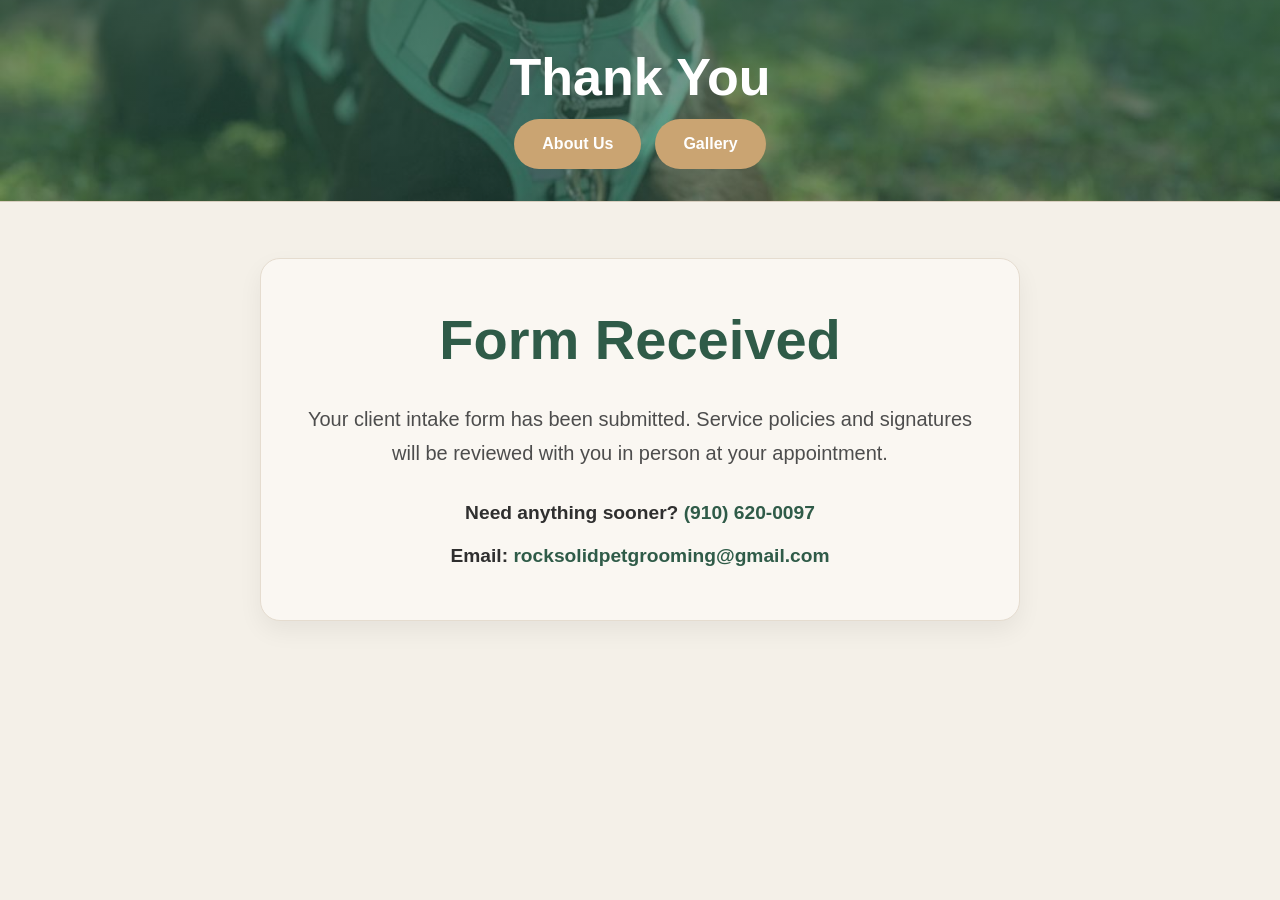
<file: thank-you.html>
<!DOCTYPE html>
<html lang="en">
<head>
  <meta charset="UTF-8">
  <meta name="viewport" content="width=device-width, initial-scale=1.0">
  <meta name="description" content="Thank you for submitting your intake form to Rock Solid Pet Grooming.">
  <title>Thank You | Rock Solid Pet Grooming</title>
  <link rel="stylesheet" href="styles.css?v=20260322">
</head>
<body>
  <header class="top-banner pricing-banner">
    <h1>Thank You</h1>
    <div class="nav-buttons">
      <a class="nav-button" href="index.html">About Us</a>
      <!-- <a class="nav-button" href="price_page.html">Services &amp; Pricing</a> -->
      <a class="nav-button" href="gallery.html">Gallery</a>
    </div>
  </header>

  <main class="section contact-page">
    <section class="contact-card">
      <h2 class="section-title">Form Received</h2>
      <p class="section-text">
        Your client intake form has been submitted. Service policies and signatures will be reviewed with you in person at your appointment.
      </p>
      <p class="contact-line"><strong>Need anything sooner?</strong> <a href="tel:9106200097">(910) 620-0097</a></p>
      <p class="contact-line"><strong>Email:</strong> <a href="mailto:rocksolidpetgrooming@gmail.com">rocksolidpetgrooming@gmail.com</a></p>
    </section>
  </main>
</body>
</html>
</file>
<file: styles.css>
* {
  box-sizing: border-box;
}

html {
  scroll-behavior: smooth;
}

body {
  margin: 0;
  font-family: Arial, sans-serif;
  background: #f4f0e8;
  color: #2f2f2f;
  line-height: 1.6;
}

a {
  text-decoration: none;
}

/* HERO */
.hero {
  background:
    linear-gradient(rgba(0, 0, 0, 0.35), rgba(0, 0, 0, 0.35)),
    url("/imageshero.jpg");
  background-size: cover;
  background-position: center 10%;
  background-repeat: no-repeat;
  min-height: 111vh;
  display: flex;
  align-items: flex-end;
  justify-content: center;
  text-align: center;
  color: rgb(255, 255, 255);
  padding: 120px 20px;
}

.hero-about {
  min-height: 82vh;
  padding: 110px 20px 70px;
}

.hero-content {
  max-width: 800px;
  margin: 0 auto;
}

.hero h1 {
  font-size: 3.2rem;
  margin-bottom: 12px;
}

.hero-btn {
  display: inline-block;
  background: #caa472;
  color: white;
  padding: 14px 30px;
  border-radius: 999px;
  font-weight: bold;
  margin: 8px 6px 0;
  transition: background 0.2s ease, transform 0.2s ease;
}

.hero-btn:hover {
  background: #b89263;
  transform: translateY(-2px);
}

/* INDEX */
.index-shell {
  min-height: 100vh;
  display: flex;
  align-items: center;
  justify-content: center;
  padding: 40px 20px;
  background:
    linear-gradient(rgba(47, 91, 72, 0.18), rgba(47, 91, 72, 0.06)),
    #f4f0e8;
}

.index-card {
  width: min(100%, 760px);
  padding: 48px 32px;
  text-align: center;
  background: #faf7f2;
  border: 1px solid #e5dccf;
  border-radius: 24px;
  box-shadow: 0 10px 24px rgba(0, 0, 0, 0.06);
}

.index-card h1 {
  margin: 0 0 16px;
  font-size: 3rem;
  color: #2f5b48;
}

.index-label {
  margin: 0 0 10px;
  color: #6d5130;
  font-size: 0.9rem;
  font-weight: bold;
  letter-spacing: 0.08em;
  text-transform: uppercase;
}

.index-copy {
  max-width: 32rem;
  margin: 0 auto 24px;
  font-size: 1.1rem;
}

.index-links {
  display: flex;
  justify-content: center;
  gap: 14px;
  flex-wrap: wrap;
}

/* MAIN SECTIONS */
main section {
  max-width: 1000px;
  margin: 0 auto;
  padding: 0 20px;
}

h2 {
  font-size: 2.5rem;
  color: #2f5b48;
  margin-bottom: 20px;
  text-align: center;
}

/* ABOUT */
#about {
  padding-top: 0;
  padding-bottom: 0;
}

#about p {
  max-width: 900px;
  margin: 0 auto 20px;
  line-height: 1.4;
  font-size: 1.5rem;
}

/* SERVICES */
#services {
  padding-top: 5px;
}

.service-grid {
  display: grid;
  grid-template-columns: repeat(auto-fit, minmax(220px, 1fr));
  gap: 24px;
  margin-top: 25px;
}

.card {
  background: #f8f4ec;
  padding: 0 20px;
  border-radius: 14px;
  box-shadow: 0 8px 20px rgba(0, 0, 0, 0.05);
  transition: transform 0.2s ease;
  text-align: center;
}

.card:hover {
  transform: translateY(-4px);
}

.card h3 {
  margin-top: 0;
  margin-bottom: 10px;
  color: #2f5b48;
  font-size: 1.25rem;
}

.price {
  margin: 0;
  font-size: 1.25rem;
  font-weight: bold;
  color: #caa472;
}

.pricing-note {
  margin-top: 24px;
  font-size: 0.76rem;
  color: #555;
  text-align: center;
}

.pricing-link-row {
  margin-top: 24px;
  text-align: center;
}

/* SHARED BANNER / BUTTONS */
.top-banner {
  background-color: #e7dfd3;
  padding: 36px 24px 32px;
  text-align: center;
  border-bottom: 1px solid #d8cebf;
}

.top-banner h1 {
  margin: 0;
  font-size: 52px;
  color: white;
}

.top-banner p {
  margin: 10px 0 24px;
  font-size: 18px;
  color: tan;
}

.nav-buttons {
  display: flex;
  justify-content: center;
  gap: 14px;
  flex-wrap: wrap;
}

.hero-nav {
  margin-top: 18px;
}

.nav-button,
.hero-button {
  display: inline-block;
  background-color: #caa472;
  color: white;
  padding: 12px 28px;
  border-radius: 999px;
  font-weight: bold;
  transition: background-color 0.2s ease;
}

.nav-button:hover,
.hero-button:hover {
  background-color: #b89263;
}

.nav-button.secondary {
  background-color: #2f5b48;
}

.hero-btn.is-active,
.nav-button.is-active {
  background-color: #2f5b48;
  box-shadow: 0 0 0 2px rgba(255, 255, 255, 0.25);
  cursor: default;
}

/* SHARED PAGE LAYOUT */
.section {
  max-width: 1150px;
  margin: 0 auto;
  padding: 70px 24px;
}

.section-title {
  text-align: center;
  font-size: 56px;
  color: #2f5b48;
  margin: 0 0 18px;
  font-weight: 700;
}

.section-text {
  max-width: 900px;
  margin: 0 auto 50px;
  text-align: center;
  font-size: 20px;
  line-height: 1.7;
  color: #4d4d4d;
}

.pricing-banner {
  background:
    linear-gradient(rgba(47, 91, 72, 0.7), rgba(47, 91, 72, 0.55)),
    url("/imageshero.jpg");
  background-size: cover;
  background-position: center;
}

.pricing-page {
  padding-top: 40px;
  padding-bottom: 72px;
}

.doc-preview {
  max-width: 1120px;
  margin: 0 auto;
}

.doc-image {
  display: block;
  width: 100%;
  border: 1px solid #d8cebf;
  border-radius: 20px;
  background: white;
  box-shadow: 0 10px 24px rgba(0, 0, 0, 0.06);
}

.section-heading-block {
  margin-bottom: 44px;
}

.contact-page {
  padding-top: 56px;
  padding-bottom: 72px;
}

.contact-card {
  max-width: 760px;
  margin: 0 auto;
  padding: 36px 32px;
  text-align: center;
  background: #faf7f2;
  border: 1px solid #e5dccf;
  border-radius: 20px;
  box-shadow: 0 10px 24px rgba(0, 0, 0, 0.06);
}

.contact-card .section-text {
  margin-bottom: 28px;
}

.contact-line {
  margin: 12px 0;
  font-size: 1.2rem;
}

.contact-line a {
  color: #2f5b48;
  font-weight: bold;
}

/* INTAKE FORM */
.intake-page {
  padding-top: 56px;
  padding-bottom: 72px;
}

.intake-shell {
  max-width: 980px;
  margin: 0 auto;
}

.intake-heading .section-text {
  margin-bottom: 0;
}

.intake-form {
  background: #faf7f2;
  border: 1px solid #e5dccf;
  border-radius: 24px;
  box-shadow: 0 10px 24px rgba(0, 0, 0, 0.06);
  padding: 36px 32px;
}

.form-section + .form-section {
  margin-top: 36px;
  padding-top: 36px;
  border-top: 1px solid #e5dccf;
}

.form-section h3 {
  margin: 0 0 18px;
  font-size: 1.65rem;
  color: #2f5b48;
}

.form-grid {
  display: grid;
  gap: 18px;
}

.two-column {
  grid-template-columns: repeat(2, minmax(0, 1fr));
}

.three-column {
  grid-template-columns: repeat(3, minmax(0, 1fr));
}

.stacked {
  grid-template-columns: 1fr;
}

.intake-form label,
.intake-form legend,
.form-intro {
  font-size: 0.98rem;
  color: #3c3c3c;
}

.intake-form label {
  display: block;
  font-weight: 600;
}

.intake-form input[type="text"],
.intake-form input[type="tel"],
.intake-form input[type="email"],
.intake-form input[type="date"],
.intake-form textarea {
  width: 100%;
  margin-top: 8px;
  padding: 14px 16px;
  border: 1px solid #d8cebf;
  border-radius: 14px;
  background: #fffdf9;
  color: #2f2f2f;
  font: inherit;
}

.intake-form textarea {
  resize: vertical;
  min-height: 110px;
}

.intake-form fieldset {
  margin: 0;
  padding: 0;
  border: 0;
}

.intake-form legend {
  margin-bottom: 12px;
  font-weight: 700;
}

.choice-row,
.choice-grid {
  display: grid;
  gap: 12px;
}

.choice-row {
  grid-template-columns: repeat(auto-fit, minmax(180px, max-content));
}

.choice-grid {
  grid-template-columns: repeat(auto-fit, minmax(180px, 1fr));
}

.choice-pill,
.choice-card,
.check-card {
  display: flex;
  gap: 10px;
  align-items: flex-start;
  padding: 14px 16px;
  background: #fffdf9;
  border: 1px solid #e1d6c7;
  border-radius: 16px;
  font-weight: 600;
}

.choice-card,
.check-card {
  min-height: 100%;
}

.choice-pill input,
.choice-card input,
.check-card input {
  margin-top: 3px;
  accent-color: #2f5b48;
}

.form-intro {
  margin: 0 0 18px;
  line-height: 1.6;
  color: #555;
}

.submit-row {
  margin-top: 36px;
  text-align: center;
}

.submit-button {
  border: 0;
  border-radius: 999px;
  background: #2f5b48;
  color: #fff;
  padding: 16px 34px;
  font: inherit;
  font-weight: 700;
  cursor: pointer;
  transition: background-color 0.2s ease, transform 0.2s ease;
}

.submit-button:hover {
  background: #264b3c;
  transform: translateY(-1px);
}

.submit-note {
  margin: 14px 0 0;
  font-size: 0.95rem;
  color: #555;
}

.sr-only {
  position: absolute;
  width: 1px;
  height: 1px;
  padding: 0;
  margin: -1px;
  overflow: hidden;
  clip: rect(0, 0, 0, 0);
  white-space: nowrap;
  border: 0;
}

/* FOOTER */
.footer-strip {
  background: #e7dfd3;
  text-align: center;
  padding: 40px 20px;
}

.footer-simple {
  padding: 24px 20px;
}

.footer-strip h2 {
  margin: 0 0 14px;
  color: #2f6b57;
  font-size: 48px;
}

.footer-strip p {
  margin: 0;
  font-size: 20px;
}

/* MOBILE */
@media (max-width: 1000px) {
  .top-banner h1,
  .section-title {
    font-size: 42px;
  }
}

@media (max-width: 768px) {
  .hero {
    min-height: 45vh;
    padding: 50px 20px;
  }

  .hero-about {
    min-height: 52vh;
    padding: 60px 20px 42px;
  }

  .hero-services {
    min-height: 50vh;
    padding: 56px 20px 42px;
  }

  .hero h1 {
    font-size: 2.3rem;
  }

  h2 {
    font-size: 2rem;
  }

  .index-card {
    padding: 36px 24px;
  }

  .index-card h1 {
    font-size: 2.3rem;
  }

  .intake-form {
    padding: 28px 20px;
  }

  .two-column,
  .three-column {
    grid-template-columns: 1fr;
  }
}

@media (max-width: 700px) {
  .top-banner h1,
  .section-title {
    font-size: 34px;
  }

  .top-banner p,
  .section-text,
  .footer-strip p {
    font-size: 18px;
  }

  .footer-strip h2 {
    font-size: 34px;
  }
}

/* GALLERY */
.gallery-page { padding-top: 56px; padding-bottom: 76px; }
.gallery-shell { max-width: 980px; margin: 0 auto; }
.gallery-page .section-text { margin-bottom: 34px; }
.gallery-grid { display: grid; grid-template-columns: repeat(3, minmax(0, 1fr)); gap: 18px; }
.gallery-tile { display: block; width: 100%; aspect-ratio: 1; padding: 0; border: 0; border-radius: 16px; overflow: hidden; background: #e7dfd3; cursor: zoom-in; box-shadow: 0 6px 16px rgba(0,0,0,.08); transition: transform .18s ease, box-shadow .18s ease; }
.gallery-tile:hover { transform: translateY(-3px); box-shadow: 0 10px 22px rgba(0,0,0,.13); }
.gallery-tile:focus-visible, .gallery-close:focus-visible { outline: 3px solid #2f5b48; outline-offset: 3px; }
.gallery-tile img { width: 100%; height: 100%; object-fit: cover; display: block; }
.gallery-placeholder { display: flex; flex-direction: column; justify-content: center; align-items: center; gap: 10px; width: 100%; height: 100%; color: #2f5b48; font-size: 1rem; font-weight: 700; letter-spacing: .03em; background: linear-gradient(135deg, #f8f4ec, #dfd2bd); }
.gallery-paw { font-size: 2.8rem; line-height: 1; opacity: .65; }
.gallery-lightbox { width: min(92vw, 780px); max-height: 90vh; padding: 44px 16px 16px; border: none; border-radius: 18px; background: #faf7f2; box-shadow: 0 20px 60px rgba(0,0,0,.3); }
.gallery-lightbox::backdrop { background: rgba(0,0,0,.76); }
.gallery-close { position: absolute; top: 4px; right: 10px; background: transparent; color: #2f2f2f; border: 0; font-size: 2rem; cursor: pointer; }
.gallery-lightbox-content { display: flex; justify-content: center; align-items: center; }
.gallery-enlarged { max-width: 100%; max-height: calc(90vh - 75px); object-fit: contain; border-radius: 10px; }
.gallery-enlarged-placeholder { min-height: min(60vw, 540px); }
@media (max-width: 700px) { .gallery-grid { grid-template-columns: repeat(2, minmax(0, 1fr)); gap: 12px; } }
@media (max-width: 400px) { .gallery-grid { grid-template-columns: 1fr; } }
@media (prefers-reduced-motion: reduce) { .gallery-tile { transition: none; } }

/* CONTACT MOBILE USABILITY */
.contact-card .pricing-link-row {
  margin: 10px 0 26px;
}
.contact-card .pricing-link-row .hero-button {
  min-height: 48px;
  display: inline-flex;
  align-items: center;
  justify-content: center;
}
.contact-card .contact-line a {
  overflow-wrap: anywhere;
}
@media (max-width: 480px) {
  .contact-page {
    padding: 28px 14px 48px;
  }
  .contact-card {
    padding: 26px 16px;
  }
  .contact-card .section-text {
    font-size: 17px;
    margin-bottom: 22px;
  }
  .contact-card .pricing-link-row .hero-button {
    width: 100%;
  }
  .contact-line {
    font-size: 1rem;
  }
}


/* ABOUT CONTENT AND HOUSE-CALL INSTRUCTIONS */
#about.about-content {
  padding: 56px 24px 24px;
}
#about.about-content p {
  max-width: 800px;
  font-size: 1.12rem;
  line-height: 1.75;
  margin: 0 auto 20px;
}
.house-call-section, .about-contact {
  padding: 30px 24px 52px;
}
.house-call-intro, .about-contact > p {
  max-width: 800px;
  margin: 0 auto 22px;
  text-align: center;
  font-size: 1.1rem;
  line-height: 1.7;
}
.house-call-grid {
  display: grid;
  grid-template-columns: repeat(2, minmax(0, 1fr));
  gap: 20px;
  max-width: 900px;
  margin: 24px auto 0;
}
.house-call-card {
  padding: 26px;
  background: #faf7f2;
  border: 1px solid #e5dccf;
  border-radius: 18px;
  box-shadow: 0 6px 16px rgba(0,0,0,.04);
}
.house-call-card h3 { margin: 0 0 10px; color: #2f5b48; font-size: 1.2rem; }
.house-call-card p { margin: 0; line-height: 1.65; }
.about-contact {
  margin-top: 10px;
  padding-top: 24px;
  padding-bottom: 64px;
}
.about-contact a:not(.hero-button) {
  color: #2f5b48;
  font-weight: 700;
  overflow-wrap: anywhere;
}
.about-contact .hero-button { min-height: 48px; display: inline-flex; align-items: center; }

/* NATIVE TEXT SERVICE AND PRICING TABLES */
.pricing-page { padding: 42px 24px 80px; }
.pricing-page .pricing-section {
  max-width: 1100px;
  margin: 0 auto 38px;
  padding: 0;
}
.pricing-page .pricing-section h2 {
  font-size: clamp(1.65rem, 3vw, 2.25rem);
  margin: 0 0 16px;
}
.pricing-page .pricing-section h3 { color: #2f5b48; }
.pricing-page .pricing-list-section {
  background: #faf7f2;
  border: 1px solid #e5dccf;
  border-radius: 18px;
  padding: 26px 28px;
}
.pricing-page .pricing-list-section h3 { margin-bottom: 4px; }
.pricing-page .pricing-list-section p { max-width: 850px; margin: 0 0 18px; }
.package-grid {
  display: grid;
  grid-template-columns: repeat(3, minmax(0, 1fr));
  gap: 20px;
}
.package-card {
  min-width: 0;
  padding: 22px 18px;
  background: #faf7f2;
  border: 1px solid #e5dccf;
  border-radius: 18px;
}
.package-card h3 { margin: 0 0 12px; font-size: 1.27rem; }
.package-description { min-height: 112px; margin: 0 0 16px; font-size: .98rem; }
.price-table { width: 100%; border-collapse: collapse; font-size: 1rem; }
.price-table tr:nth-child(odd) { background: #f3ede6; }
.price-table th, .price-table td { padding: 10px 9px; text-align: left; vertical-align: top; }
.price-table th { font-weight: 400; overflow-wrap: anywhere; }
.price-table td { text-align: right; white-space: nowrap; font-weight: 700; color: #2f5b48; }
.pricing-disclaimer {
  padding: 24px 28px !important;
  border-left: 4px solid #2f5b48;
  background: #f0e9de;
  border-radius: 10px;
}
.pricing-disclaimer h2 { font-size: 1.45rem !important; text-align: left; }
.pricing-disclaimer p { margin: 0; line-height: 1.75; }
.pricing-disclaimer .pricing-action { margin-top: 22px; }
.pricing-action .hero-button { min-height: 48px; display: inline-flex; align-items: center; }

@media (max-width: 850px) {
  .package-grid { grid-template-columns: 1fr; max-width: 650px; margin: 0 auto; }
  .package-description { min-height: 0; }
}
@media (max-width: 700px) {
  .house-call-grid { grid-template-columns: 1fr; }
  .house-call-card { padding: 22px 20px; }
  #about.about-content { padding-top: 36px; }
  #about.about-content p { font-size: 1.06rem; }
  .pricing-page { padding: 30px 16px 60px; }
  .pricing-page .pricing-list-section { padding: 22px 16px; }
  .price-table th, .price-table td { padding: 10px 7px; }
}
@media (max-width: 440px) {
  .about-contact .hero-button, .pricing-action .hero-button { width: 100%; justify-content: center; }
}

/* GALLERY PHOTO LOADING: placeholders remain until image files are uploaded */
.gallery-tile { position: relative; }
.gallery-tile > img { position: absolute; inset: 0; z-index: 1; }
</file>
